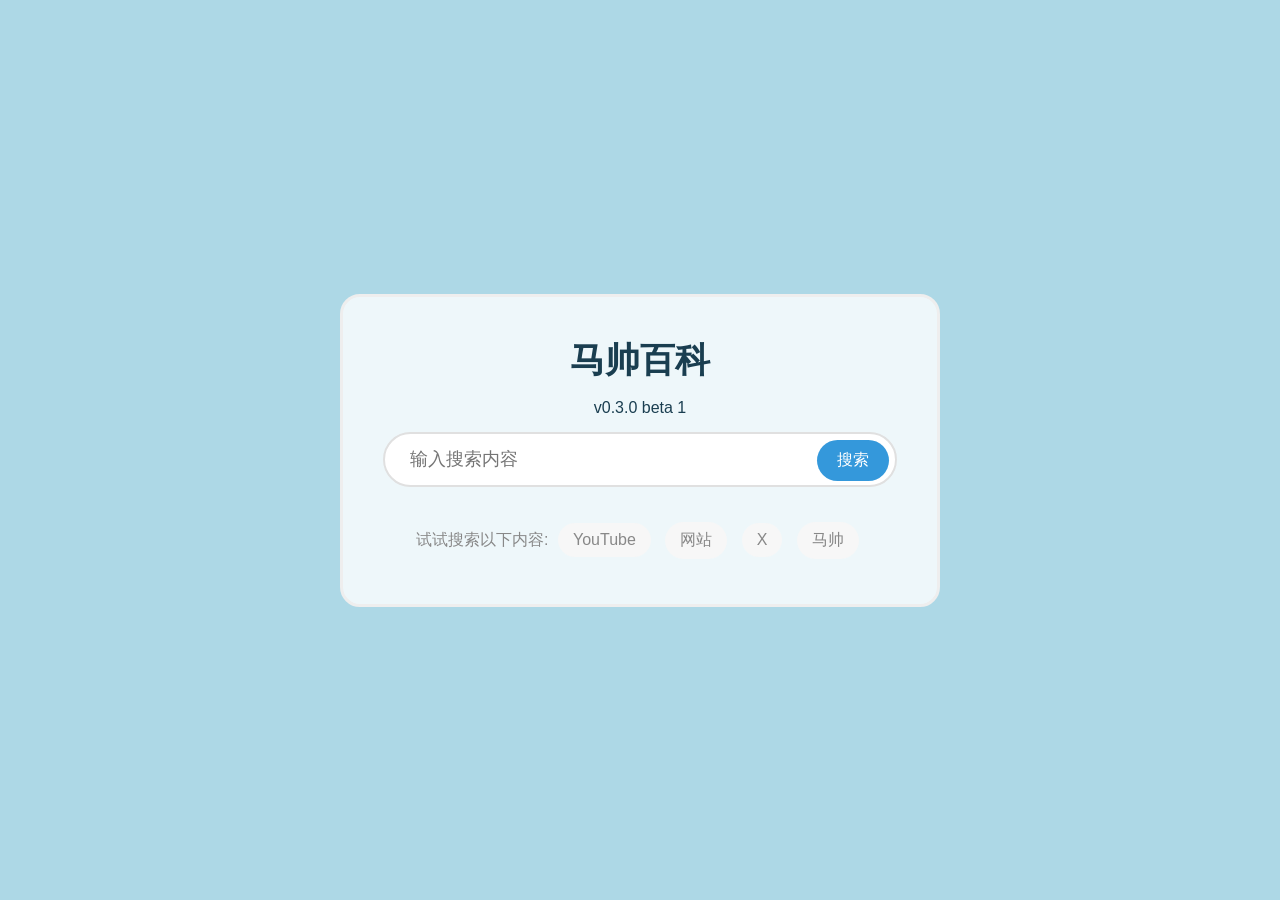
<file: index.html>
<!DOCTYPE html>
<html>
<head>
    <meta charset="utf-8" name="viewport" content="width=device-width, initial-scale=1, maximum-scale=1, user-scalable=no">
    <title>马帅百科主界面</title>
    <link rel="icon" type="image/png" href="msp.png">
    <link rel="stylesheet" type="text/css" href="css/newstyle.css">
</head>
<!--<script>
  window.onload = function (){
    alert("欢迎");
  }
</script>-->
</div>
<body>
    <div class="container">
        <h1 id="th1">马帅百科</h1>
        <p id="vertext">v0.3.0</p>
        <div class="search-container">
            <input type="text" class="search-box" id="searchInput" placeholder="输入搜索内容">
            <input class="search-btn" id="searchButton" type="button" value="搜索">
            <div class="suggestions" id="suggestions">
                <!-- 建议项将通过JavaScript动态添加 -->
            </div>
        </div>
        <div class="examples">
            试试搜索以下内容: 
            <span id="xuan1" class="xuan">YouTube</span>
            <span id="xuan4" class="xuan">网站</span>
            <span id="xuan2" class="xuan">X</span>
            <span id="xuan3" class="xuan">马帅</span>
        </div>
        <div class="results" id="results">
            <!-- 搜索结果将通过JavaScript动态添加 -->
        </div>
    </div>
<script src="js/search/bettersearch_2.js"></script>
<script src="js/script.js"></script>
</body>
</html>
</file>
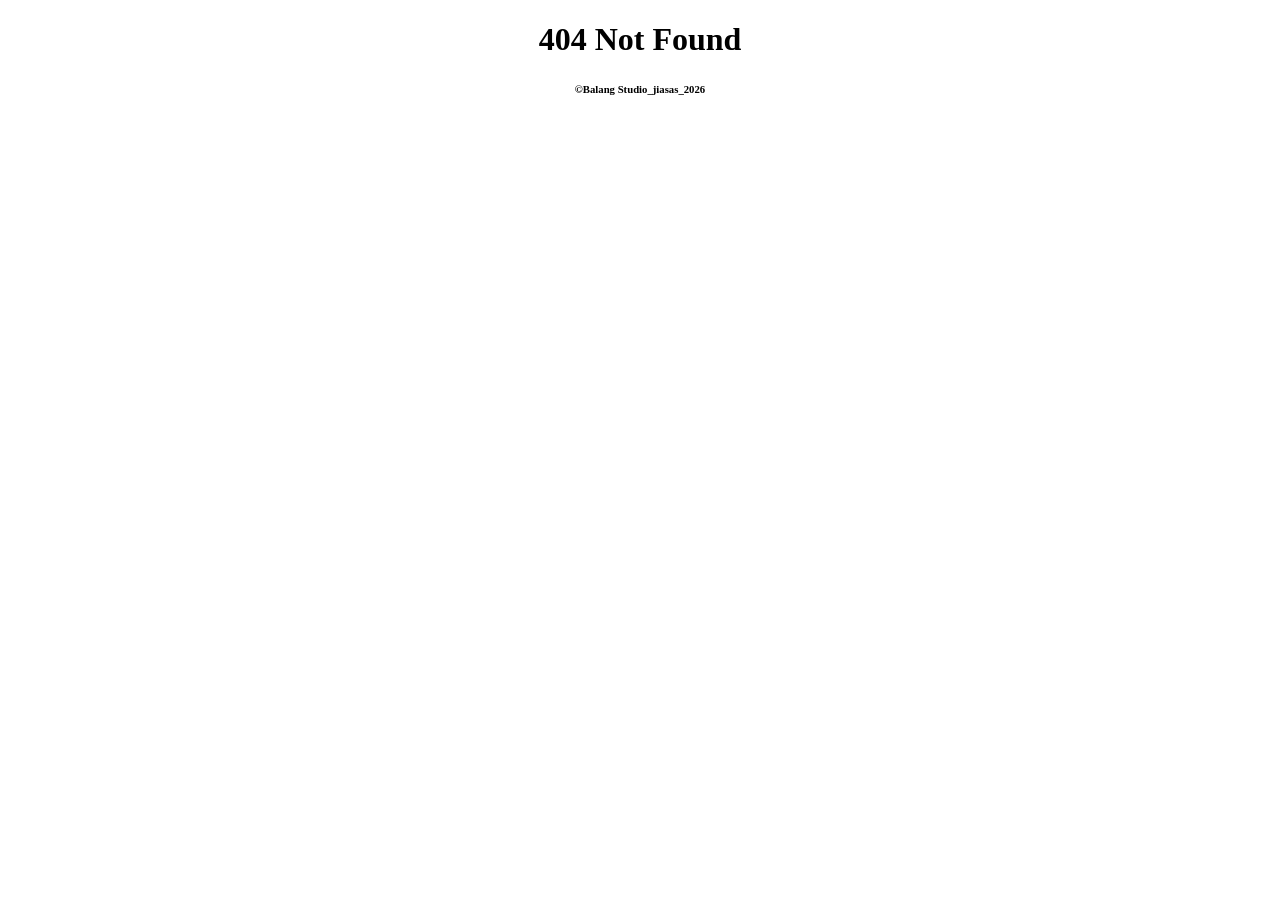
<file: worry.html>
<!DOCTYPE html>
<html>
<head>
    <meta charset="utf-8" name="viewport" content="width=device-width, initial-scale=1, maximum-scale=1, user-scalable=no">
    <title>404</title>
</head>
<body>
    <center>
    <h1>404 Not Found</h1>
    <h6>©️Balang Studio_jiasas_2026</h6>
    </center>
</body>
</html>
</file>
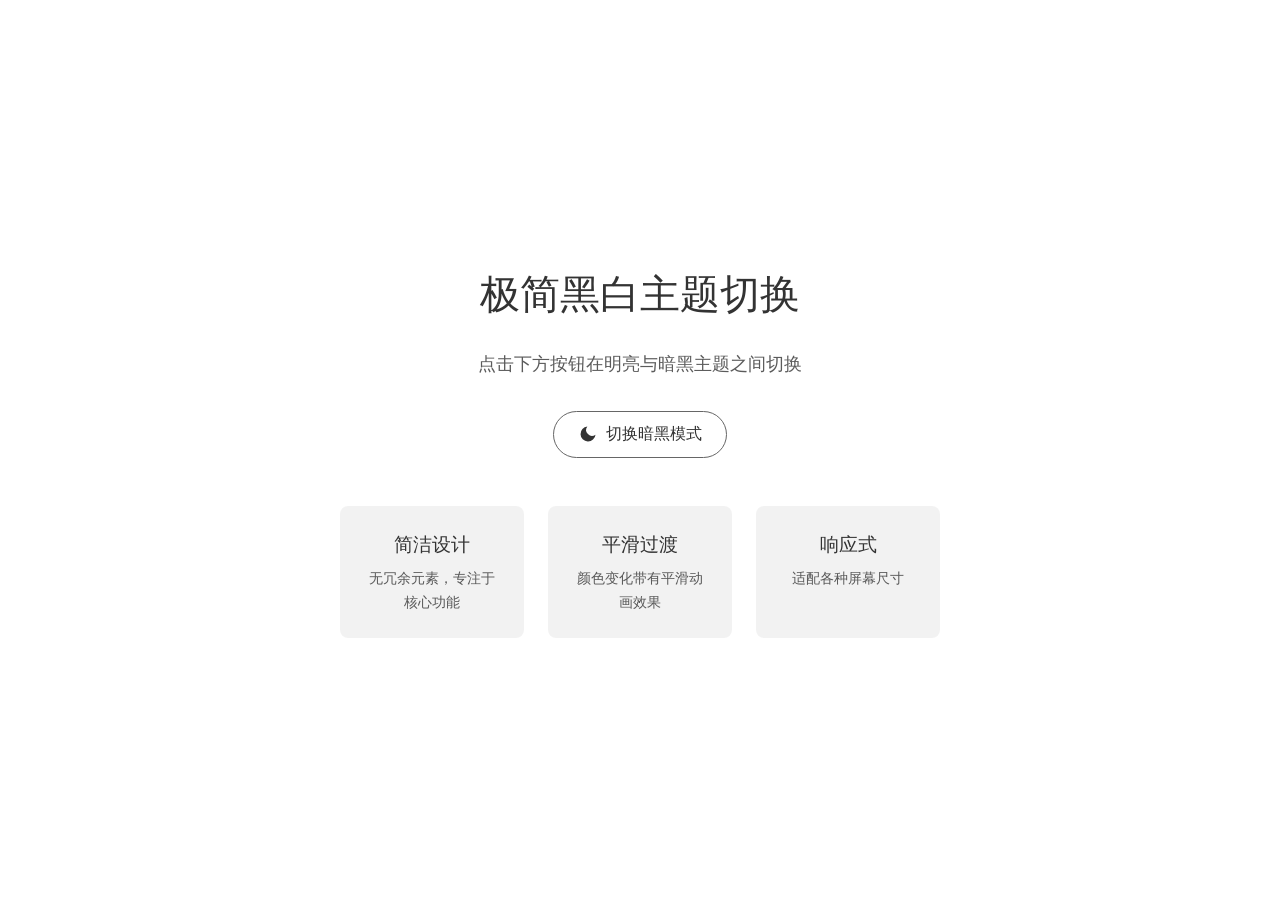
<file: pedia/darktest.html>
<!DOCTYPE html>
<html lang="zh-CN">
<head>
    <meta charset="UTF-8">
    <meta name="viewport" content="width=device-width, initial-scale=1.0">
    <title>极简黑白主题切换</title>
    <!--此页面代码由deepseek生成-->
    <style>
        :root {
            --bg-color: #ffffff;
            --text-color: #333333;
            --accent-color: #666666;
            --transition-time: 0.3s;
        }

        [data-theme="dark"] {
            --bg-color: #1a1a1a;
            --text-color: #f0f0f0;
            --accent-color: #aaaaaa;
        }

        * {
            margin: 0;
            padding: 0;
            box-sizing: border-box;
            transition: background-color var(--transition-time), color var(--transition-time);
        }

        body {
            background-color: var(--bg-color);
            color: var(--text-color);
            font-family: 'Segoe UI', system-ui, sans-serif;
            line-height: 1.6;
            min-height: 100vh;
            display: flex;
            flex-direction: column;
            align-items: center;
            justify-content: center;
            padding: 2rem;
        }

        .container {
            max-width: 600px;
            text-align: center;
        }

        h1 {
            font-size: 2.5rem;
            margin-bottom: 1.5rem;
            font-weight: 300;
        }

        p {
            font-size: 1.1rem;
            margin-bottom: 2rem;
            opacity: 0.8;
        }

        .theme-toggle {
            background: none;
            border: 1px solid var(--accent-color);
            color: var(--text-color);
            padding: 0.75rem 1.5rem;
            border-radius: 50px;
            cursor: pointer;
            display: flex;
            align-items: center;
            gap: 0.5rem;
            font-size: 1rem;
            margin: 0 auto;
        }

        .theme-toggle:hover {
            background-color: var(--accent-color);
            color: var(--bg-color);
        }

        .theme-toggle svg {
            width: 20px;
            height: 20px;
            fill: currentColor;
        }

        .theme-toggle .sun {
            display: none;
        }

        [data-theme="dark"] .theme-toggle .moon {
            display: none;
        }

        [data-theme="dark"] .theme-toggle .sun {
            display: block;
        }

        .features {
            display: flex;
            flex-wrap: wrap;
            justify-content: center;
            gap: 1.5rem;
            margin-top: 3rem;
        }

        .feature {
            flex: 1;
            min-width: 150px;
            padding: 1.5rem;
            border-radius: 8px;
            background-color: rgba(0, 0, 0, 0.05);
        }

        [data-theme="dark"] .feature {
            background-color: rgba(255, 255, 255, 0.05);
        }

        .feature h3 {
            margin-bottom: 0.5rem;
            font-weight: 500;
        }

        .feature p {
            font-size: 0.9rem;
            margin-bottom: 0;
        }
    </style>
</head>
<body>
    <div class="container">
        <h1>极简黑白主题切换</h1>
        <p>点击下方按钮在明亮与暗黑主题之间切换</p>
        
        <button class="theme-toggle" id="themeToggle" aria-label="切换主题">
            <svg class="moon" viewBox="0 0 24 24">
                <path d="M21 12.79A9 9 0 1 1 11.21 3 7 7 0 0 0 21 12.79z"></path>
            </svg>
            <svg class="sun" viewBox="0 0 24 24">
                <circle cx="12" cy="12" r="5"></circle>
                <line x1="12" y1="1" x2="12" y2="3"></line>
                <line x1="12" y1="21" x2="12" y2="23"></line>
                <line x1="4.22" y1="4.22" x2="5.64" y2="5.64"></line>
                <line x1="18.36" y1="18.36" x2="19.78" y2="19.78"></line>
                <line x1="1" y1="12" x2="3" y2="12"></line>
                <line x1="21" y1="12" x2="23" y2="12"></line>
                <line x1="4.22" y1="19.78" x2="5.64" y2="18.36"></line>
                <line x1="18.36" y1="5.64" x2="19.78" y2="4.22"></line>
            </svg>
            <span id="themeText">切换暗黑模式</span>
        </button>
        
        <div class="features">
            <div class="feature">
                <h3>简洁设计</h3>
                <p>无冗余元素，专注于核心功能</p>
            </div>
            <div class="feature">
                <h3>平滑过渡</h3>
                <p>颜色变化带有平滑动画效果</p>
            </div>
            <div class="feature">
                <h3>响应式</h3>
                <p>适配各种屏幕尺寸</p>
            </div>
        </div>
    </div>

    <script>
        const themeToggle = document.getElementById('themeToggle');
        const themeText = document.getElementById('themeText');
        const htmlElement = document.documentElement;
        
        // 检查本地存储中的主题设置
        const currentTheme = localStorage.getItem('theme') || 'light';
        if (currentTheme === 'dark') {
            htmlElement.setAttribute('data-theme', 'dark');
            themeText.textContent = '切换明亮模式';
        }
        
        // 切换主题
        themeToggle.addEventListener('click', () => {
            const currentTheme = htmlElement.getAttribute('data-theme');
            
            if (currentTheme === 'dark') {
                htmlElement.removeAttribute('data-theme');
                localStorage.setItem('theme', 'light');
                themeText.textContent = '切换暗黑模式';
            } else {
                htmlElement.setAttribute('data-theme', 'dark');
                localStorage.setItem('theme', 'dark');
                themeText.textContent = '切换明亮模式';
            }
        });
    </script>
</body>
</html>
</file>
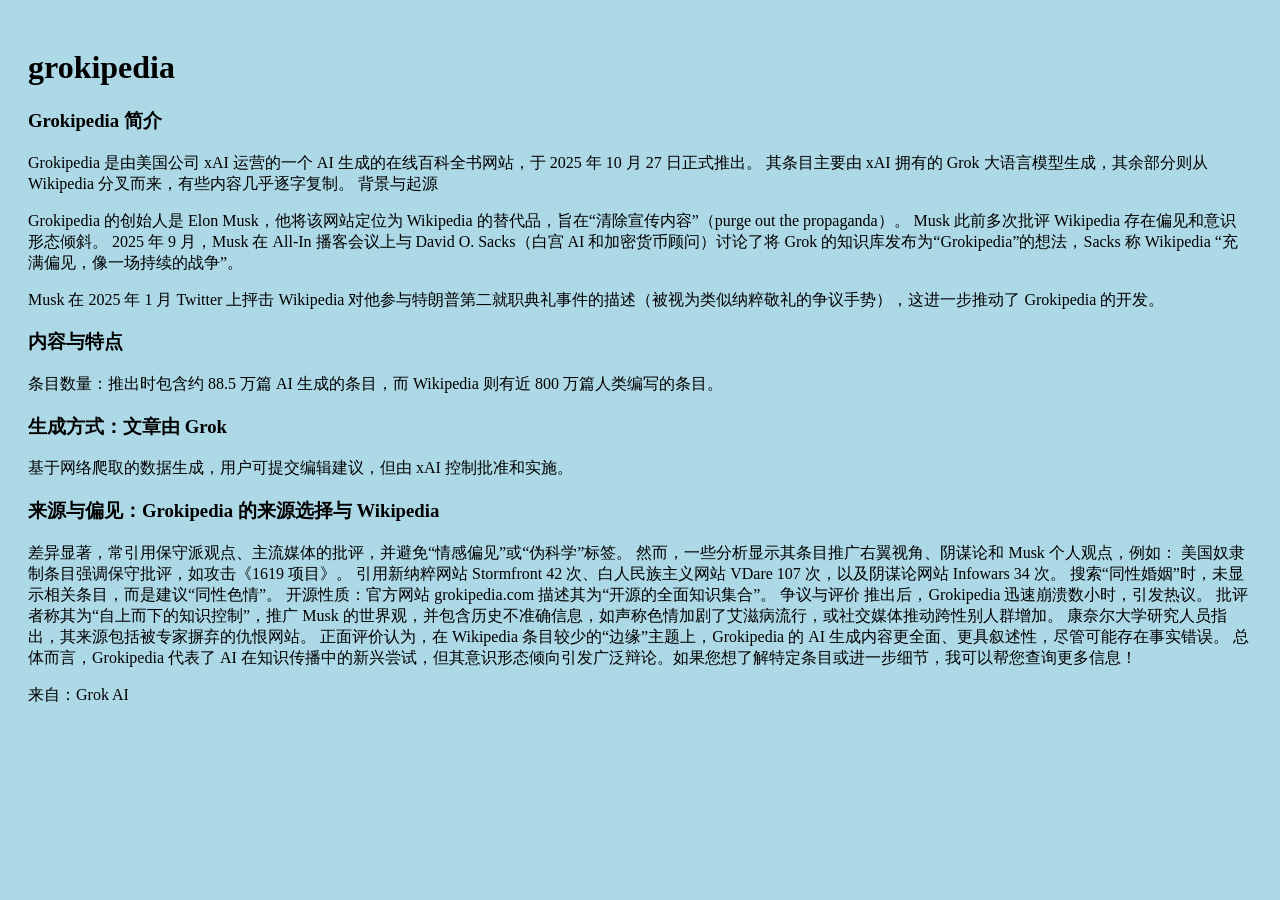
<file: pedia/grokipedia.html>
<!DOCTYPE html>
<html>
<head>
    <meta charset="utf-8" name="viewport" content="width=device-width, initial-scale=1, maximum-scale=1, user-scalable=no">
    <title>grokipedia</title>
    <link rel="stylesheet" type="text/css" href="../css/interface.css">
</head>
<body>
    <h1>grokipedia</h1>    
    <h3>Grokipedia 简介</h3>
<p>Grokipedia 是由美国公司 xAI 运营的一个 AI 生成的在线百科全书网站，于 2025 年 10 月 27 日正式推出。 其条目主要由 xAI 拥有的 Grok 大语言模型生成，其余部分则从 Wikipedia 分叉而来，有些内容几乎逐字复制。
背景与起源</p>
<p>Grokipedia 的创始人是 Elon Musk，他将该网站定位为 Wikipedia 的替代品，旨在“清除宣传内容”（purge out the propaganda）。 Musk 此前多次批评 Wikipedia 存在偏见和意识形态倾斜。 2025 年 9 月，Musk 在 All-In 播客会议上与 David O. Sacks（白宫 AI 和加密货币顾问）讨论了将 Grok 的知识库发布为“Grokipedia”的想法，Sacks 称 Wikipedia “充满偏见，像一场持续的战争”。</p>
<p>Musk 在 2025 年 1 月 Twitter 上抨击 Wikipedia 对他参与特朗普第二就职典礼事件的描述（被视为类似纳粹敬礼的争议手势），这进一步推动了 Grokipedia 的开发。</p>
<h3>内容与特点</h3>
<p>条目数量：推出时包含约 88.5 万篇 AI 生成的条目，而 Wikipedia 则有近 800 万篇人类编写的条目。</p>
<h3>生成方式：文章由 Grok </h3>
<p>基于网络爬取的数据生成，用户可提交编辑建议，但由 xAI 控制批准和实施。</p>
<h3>来源与偏见：Grokipedia 的来源选择与 Wikipedia</h3> 
<p>差异显著，常引用保守派观点、主流媒体的批评，并避免“情感偏见”或“伪科学”标签。 然而，一些分析显示其条目推广右翼视角、阴谋论和 Musk 个人观点，例如：
美国奴隶制条目强调保守批评，如攻击《1619 项目》。
引用新纳粹网站 Stormfront 42 次、白人民族主义网站 VDare 107 次，以及阴谋论网站 Infowars 34 次。
搜索“同性婚姻”时，未显示相关条目，而是建议“同性色情”。
开源性质：官方网站 grokipedia.com 描述其为“开源的全面知识集合”。
争议与评价
推出后，Grokipedia 迅速崩溃数小时，引发热议。 批评者称其为“自上而下的知识控制”，推广 Musk 的世界观，并包含历史不准确信息，如声称色情加剧了艾滋病流行，或社交媒体推动跨性别人群增加。 康奈尔大学研究人员指出，其来源包括被专家摒弃的仇恨网站。
正面评价认为，在 Wikipedia 条目较少的“边缘”主题上，Grokipedia 的 AI 生成内容更全面、更具叙述性，尽管可能存在事实错误。
总体而言，Grokipedia 代表了 AI 在知识传播中的新兴尝试，但其意识形态倾向引发广泛辩论。如果您想了解特定条目或进一步细节，我可以帮您查询更多信息！</p>
<p>来自：Grok AI</p>
</body>
</html>
</file>
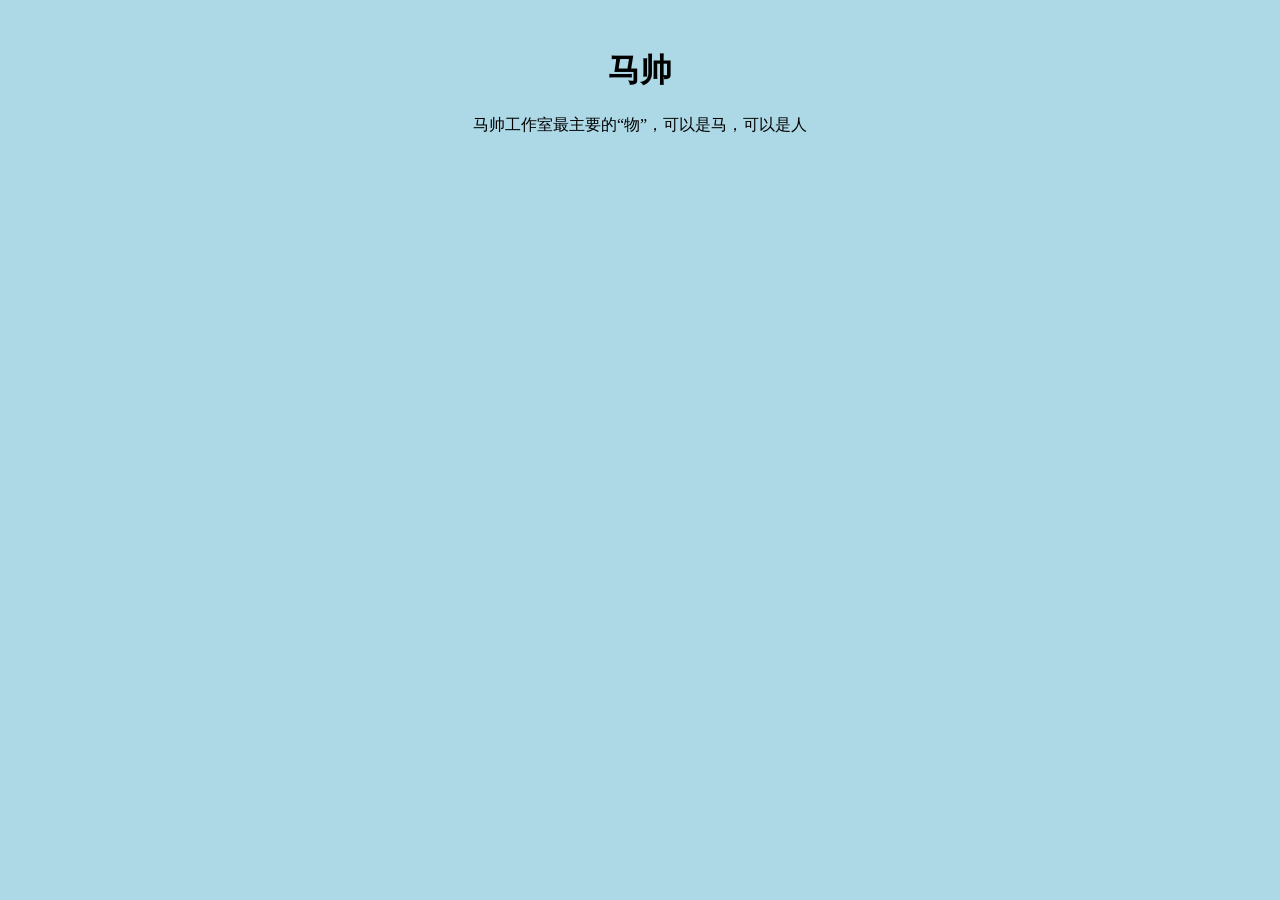
<file: pedia/MS.html>
<!DOCTYPE html>
<html>
<head>
    <meta charset="utf-8" name="viewport" content="width=device-width, initial-scale=1, maximum-scale=1, user-scalable=no">
    <title>马帅</title>
    <link rel="stylesheet" type="text/css" href="../css/interface.css">
</head>
<body>
    <center>
    <h1>马帅</h1>    
    <p>马帅工作室最主要的“物”，可以是马，可以是人</p>
    </center>
</body>
</html>
</file>
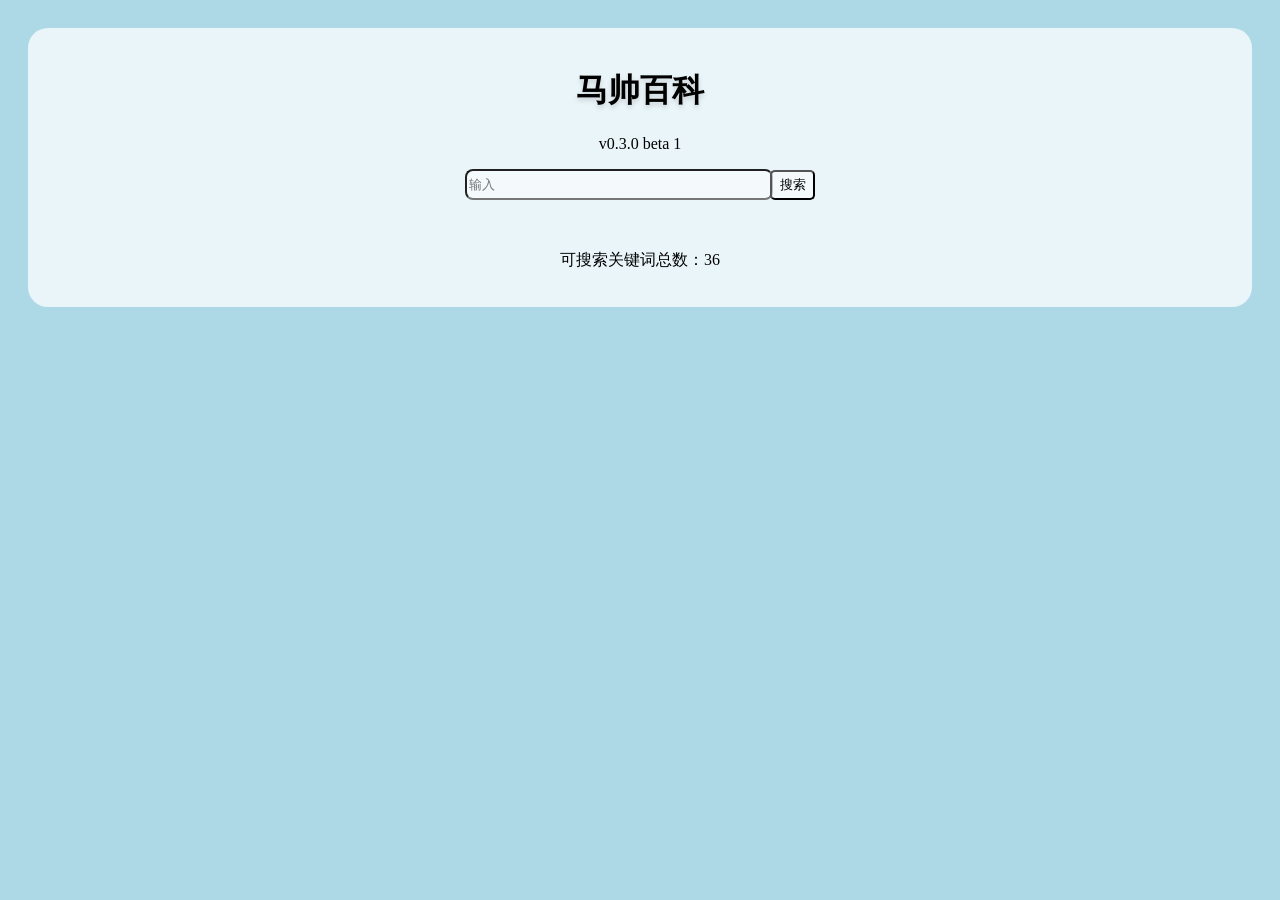
<file: pedia/searchv2test.html>
<!DOCTYPE html>
<html>
<head>
    <meta charset="utf-8" name="viewport" content="width=device-width, initial-scale=1, maximum-scale=1, user-scalable=no">
    <title>MaShuai Pedia</title>
    <link rel="stylesheet" type="text/css" href="../css/style.css">
    <link rel="stylesheet" type="text/css" href="../css/interface.css">
</head>
<body>
    <div id="topmenu">
    <h1 id="webt">马帅百科</h1>
    <p id="vertext"></p>
    <!--主体内容-->
    <input id="find" type="text" placeholder="输入" value="">
    <input id="ok" type="button" value="搜索" onclick="ok()">
    <p id="searchcount">可搜索关键词总数：<span id="count"></span></p>
    </div>
</body>
<!--全部脚本-->
<script src="../js/script.js"></script>
<script src="../js/search/search_1.js"></script>
</html>
</file>
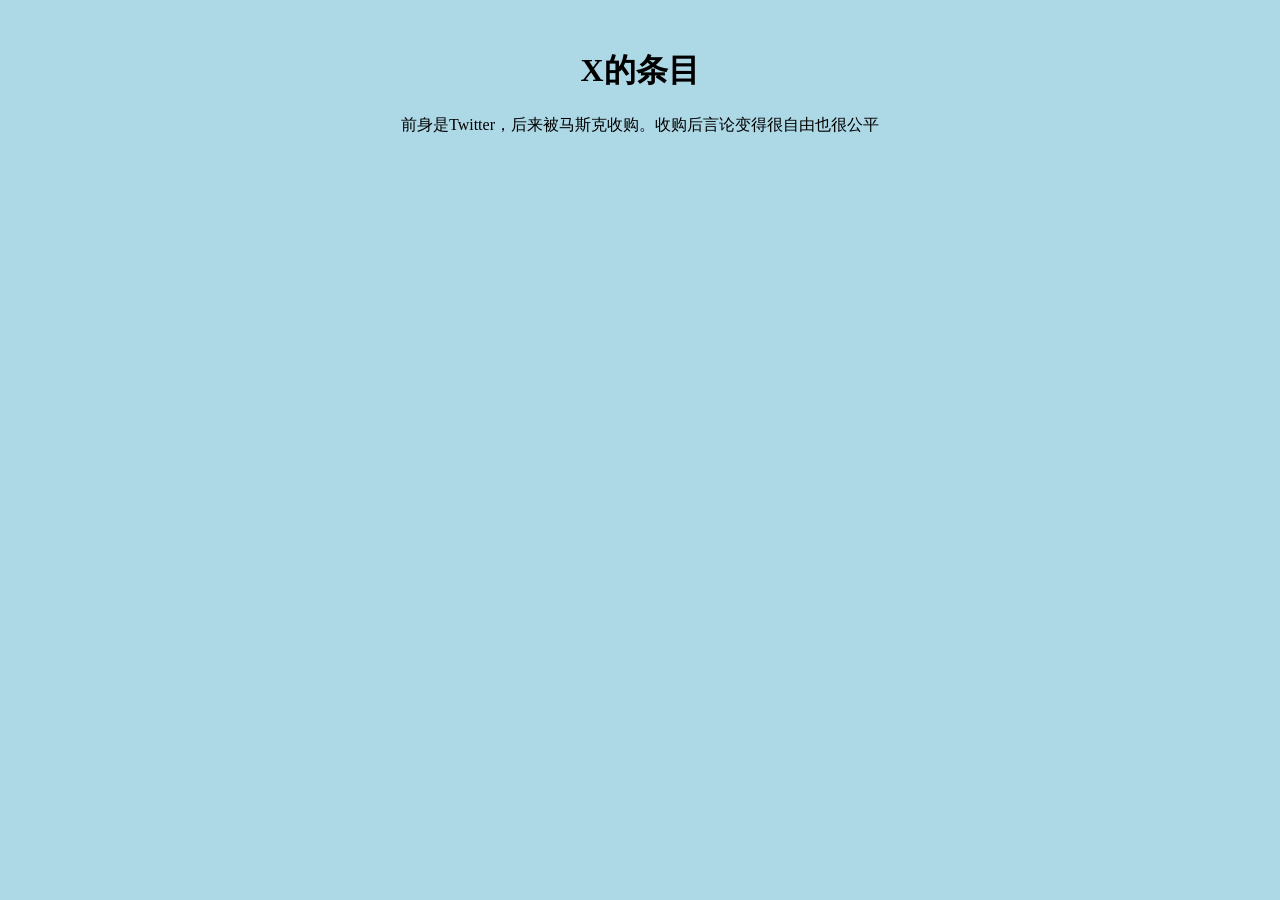
<file: pedia/X.html>
<!DOCTYPE html>
<html>
<head>
    <meta charset="utf-8" name="viewport" content="width=device-width, initial-scale=1, maximum-scale=1, user-scalable=no">
    <title>X</title>
    <link rel="stylesheet" type="text/css" href="../css/interface.css">
</head>
<body>
    <center>
    <h1>X的条目</h1>    
    <p>前身是Twitter，后来被马斯克收购。收购后言论变得很自由也很公平</p>
    </center>
</body>
</html>
</file>
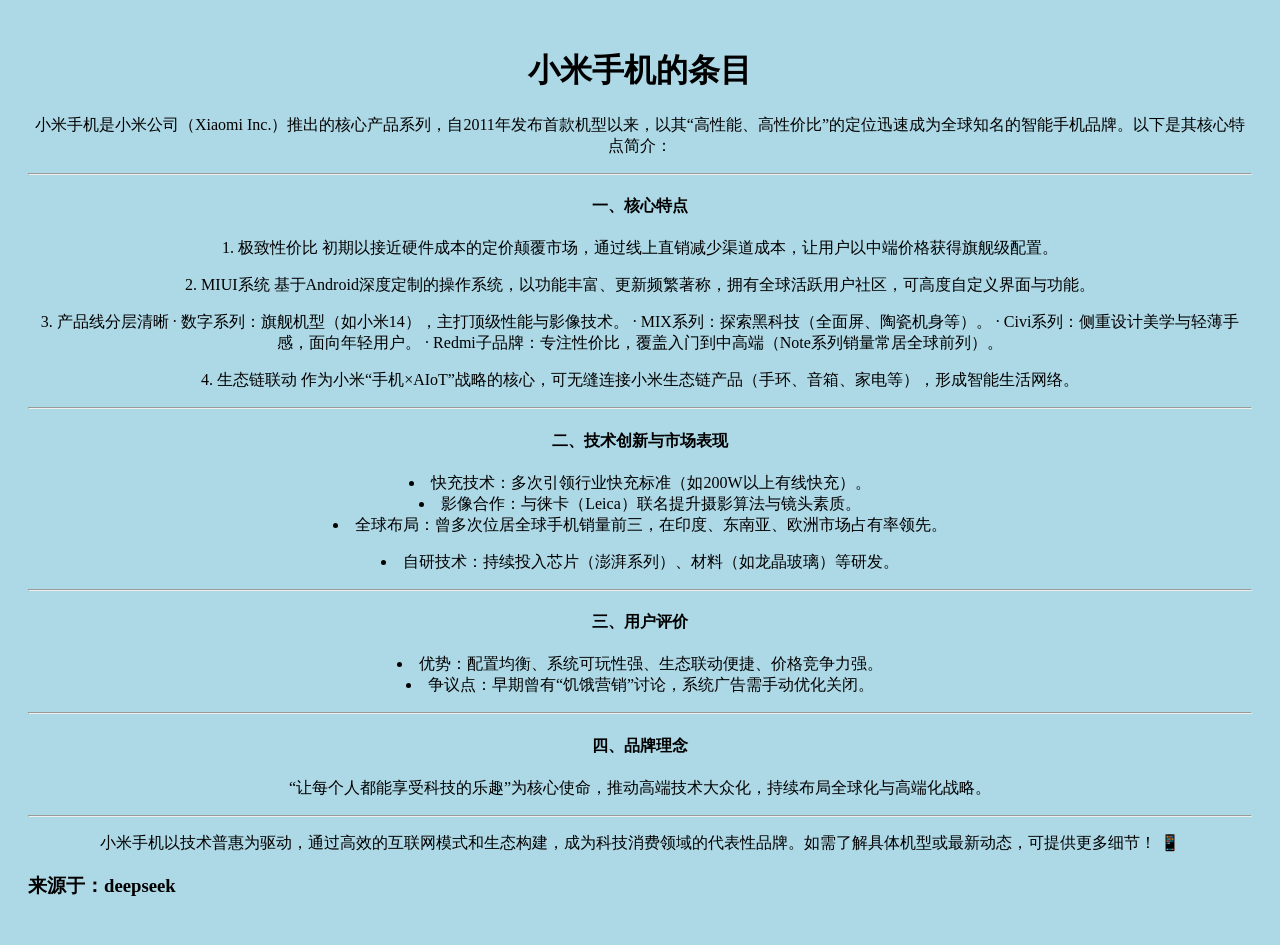
<file: pedia/xiaomi.html>
<!DOCTYPE html>
<html>
<head>
    <meta charset="utf-8" name="viewport" content="width=device-width, initial-scale=1, maximum-scale=1, user-scalable=no">
    <title>X</title>
    <link rel="stylesheet" type="text/css" href="../css/interface.css">
</head>
<body>
    <center>
    <h1>小米手机的条目</h1>    
    <p>小米手机是小米公司（Xiaomi Inc.）推出的核心产品系列，自2011年发布首款机型以来，以其“高性能、高性价比”的定位迅速成为全球知名的智能手机品牌。以下是其核心特点简介：</p>
<hr/>
<p><h4>一、核心特点</h4>
1. 极致性价比
      初期以接近硬件成本的定价颠覆市场，通过线上直销减少渠道成本，让用户以中端价格获得旗舰级配置。</p>
<p>2. MIUI系统
      基于Android深度定制的操作系统，以功能丰富、更新频繁著称，拥有全球活跃用户社区，可高度自定义界面与功能。</p>
<p>3. 产品线分层清晰
   · 数字系列：旗舰机型（如小米14），主打顶级性能与影像技术。
   · MIX系列：探索黑科技（全面屏、陶瓷机身等）。
   · Civi系列：侧重设计美学与轻薄手感，面向年轻用户。
   · Redmi子品牌：专注性价比，覆盖入门到中高端（Note系列销量常居全球前列）。</p>
<p>4. 生态链联动
      作为小米“手机×AIoT”战略的核心，可无缝连接小米生态链产品（手环、音箱、家电等），形成智能生活网络。</p>
<hr/>
<p><h4>二、技术创新与市场表现</h4>

<li>快充技术：多次引领行业快充标准（如200W以上有线快充）。</li>
<li>影像合作：与徕卡（Leica）联名提升摄影算法与镜头素质。</li>
<li>全球布局：曾多次位居全球手机销量前三，在印度、东南亚、欧洲市场占有率领先。</p>
<li>自研技术：持续投入芯片（澎湃系列）、材料（如龙晶玻璃）等研发。</li></p>
<hr/>
<p><h4>三、用户评价</h4>
<li>优势：配置均衡、系统可玩性强、生态联动便捷、价格竞争力强。</li>
<li>争议点：早期曾有“饥饿营销”讨论，系统广告需手动优化关闭。</li></p>
<hr/>
<p><h4>四、品牌理念</h4>
“让每个人都能享受科技的乐趣”为核心使命，推动高端技术大众化，持续布局全球化与高端化战略。</p>
<hr/>
<p></p>小米手机以技术普惠为驱动，通过高效的互联网模式和生态构建，成为科技消费领域的代表性品牌。如需了解具体机型或最新动态，可提供更多细节！ 📱</p>
    </center>
<h3>来源于：deepseek</h3>
</body>
</html>
</file>
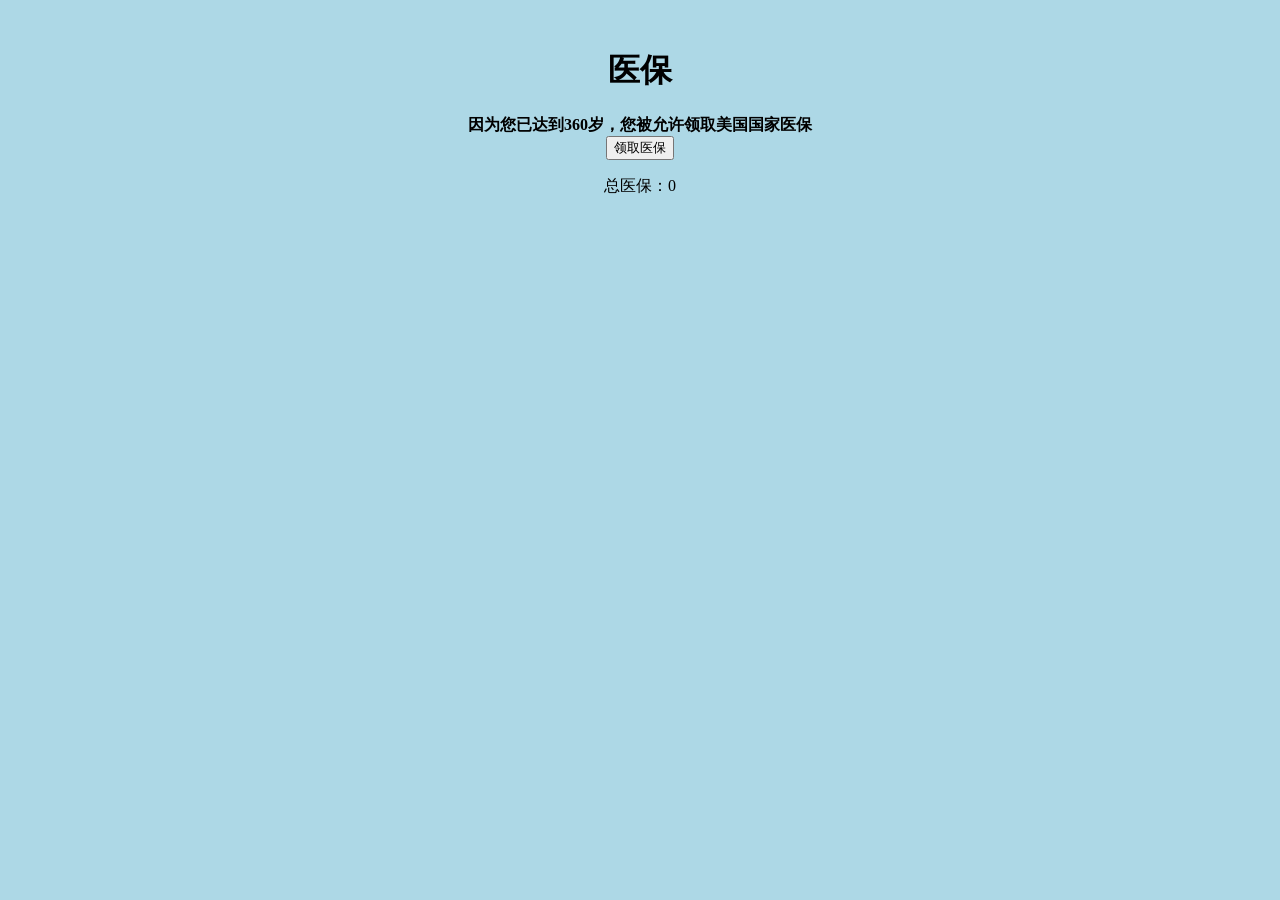
<file: pedia/yibaoM.html>
<!DOCTYPE html>
<html>
<head>
    <meta charset="utf-8" name="viewport" content="width=device-width, initial-scale=1, maximum-scale=1, user-scalable=no">
    <title>医保领取页面</title>
    <script src="../js/yb.js"></script>
    <link rel="stylesheet" type="text/css" href="../css/interface.css">
</head>
<body>
    <center>
    <h1>医保</h1>    
    <b>因为您已达到360岁，您被允许领取美国国家医保</b><br>
    <button onclick="addyb();">领取医保</button>
    <p>总医保：<span id="ybValue">0</span></p>
    </center>
</body>
</html>
</file>
<file: css/newstyle.css>
/*about 75% made by deepseek */
        * {
            margin: 0;
            padding: 0;
            box-sizing: border-box;
            font-family: 'Segoe UI', 'Microsoft YaHei', sans-serif;
        }
        
        body {
            background-color: lightblue;
            min-height: 100vh;
            display: flex;
            justify-content: center;
            align-items: center;
            padding: 20px;
            animation: fallIn 0.5s ease-out;
            user-select: none;
        }
        
        .container {
            width: 100%;
            max-width: 600px;
            background-color: rgba(255, 255, 255, 0.8);
            border-radius: 20px;
            box-shadow: 0 0px 0px rgba(0, 0, 0, 0);
            padding: 40px;
            text-align: center;
            border: 3px solid #eee;
        }
        
        #checkbtn{
          width: 30px;
          height: 30px;
        }
        
        #th1 {
            color: #1a3e50;
            margin-bottom: 25px;
            font-weight: 600;
            font-size: 35px;
        }
        #vertext {
          color: #1a3e50;
          margin: 15px 5px;
          margin-top: -10px;
        }
        
        .search-container {
            position: relative;
            margin-bottom: 20px;
        }
        
        .search-box {
            width: 100%;
            padding: 15px 25px;
            font-size: 18px;
            border: 2px solid #e0e0e0;
            border-radius: 50px;
            outline: none;
            transition: all 0.3s ease;
            background-color: #fff;
        }
        
        .search-box:focus {
            border-color: #3498db;
            box-shadow: 0 0 0 3px rgba(52, 152, 219, 0);
        }
        
        .search-btn {
            position: absolute;
            right: 8px;
            top: 8px;
            background: #3498db;
            color: white;
            border: none;
            padding: 10px 20px;
            border-radius: 50px;
            cursor: pointer;
            font-size: 16px;
            box-shadow: 0 0px 20px rgba(52,152,219,0);
        }
        
        .suggestions {
            position: absolute;
            top: 100%;
            left: 0;
            right: 0;
            background: white;
            border-radius: 15px;
            box-shadow: 0 10px 25px rgba(0, 0, 0, 0);
            max-height: 300px;
            overflow-y: auto;
            z-index: 100;
            display: none;
            margin-top: 5px;
        }
        
        .suggestion-item {
            padding: 15px 25px;
            text-align: left;
            cursor: pointer;
            border-bottom: 1px solid #f0f0f0;
            transition: all 0.2s ease;
            display: flex;
            align-items: center;
        }
        
        .suggestion-item:last-child {
            border-bottom: none;
        }
        
        .suggestion-item:hover, .suggestion-item.active {
            background-color: #f8f9fa;
        }
        
        .suggestion-icon {
            margin-right: 15px;
            font-size: 20px;
            color: #3498db;
        }
        
        .suggestion-text {
            flex: 1;
        }
        
        .suggestion-category {
            color: #6f8e8d;
            font-size: 14px;
        }
        
        .examples {
            margin-top: 30px;
            color: #888888;
            font-size: 16px;
        }
        
        .examples span {
            display: inline-block;
            background: #f7f7f7;
            padding: 8px 15px;
            margin: 5px;
            border-radius: 20px;
            cursor: pointer;
            transition: all 0.2s ease;
            box-shadow: 0 0px 15px rgba(2,2,2,0);
        }
        
        .examples span:hover {
            background: #3498cb;
            color: white;
        }
        
        .results {
            margin-top: 30px;
            text-align: left;
            display: none;
        }
        
        .result-item {
            background: white;
            padding: 20px;
            border-radius: 10px;
            box-shadow: 0 5px 15px rgba(0, 0, 0, 0);
            margin-bottom: 15px;
            transition: all 0.3s ease;
        }
        
        .result-item:hover {
            transform: translateY(-5px);
            box-shadow: 0 8px 20px rgba(0, 0, 0, 0);
        }
        
        .result-title {
            font-size: 18px;
            font-weight: 600;
            color: #2c3e50;
            margin-bottom: 10px;
        }
        
        .result-desc {
            color: #7f8c8d;
            line-height: 1.5;
        }
        
        @media (max-width: 600px) {
            .container {
                padding: 25px;
            }
            
            h1 {
                font-size: 1.8rem;
            }
            
            .search-box {
                padding: 15px 20px;
                font-size: 16px;
            }
            
            .search-btn {
                padding: 8px 16px;
                font-size: 14px;
            }
        }
            /*动画*/
            @keyframes fallIn{
              from{opacity: 0;transform:translateY(-20px);}
              to{opacity: 1;transform: translateY(0);
            }
</file>
<file: css/interface.css>
body{
  background-color: lightblue;
  user-select: none;
}
/*屏幕适应*/
body {
            background-color: lightblue;
            min-height: 90vh;
            
            justify-content: center;
            align-items: center;
            padding: 20px;
        }
        
        @media (max-width: 600px) {
            .container {
                padding: 25px;
            }
            
            h1 {
                font-size: 1.8rem;
            }
            
            .search-box {
                padding: 15px 20px;
                font-size: 16px;
            }
            
            .search-btn {
                padding: 8px 16px;
                font-size: 14px;
            }
        }
</file>
<file: css/style.css>
/* 夜晚页面代码，未启用
body{
    background-color:#000000
}
h1{
    color:#ffffff
}
p{
    color:#ffffff
}
 */
#topmenu{
  
    background-color: rgba(255, 255, 255, 0.75);
    border-radius: 20px;
    box-shadow: 0 10px 20px rgba(0, 0, 0, 0);
    padding: 20px;
    text-align: center;
}
#find{
   border-radius: 8px; 
   width: 300px;
   height: 25px;
   background-color: rgba(255,255,255,0.5);
}
#ok{
    border-radius: 5px;
    width: 45px;
    height: 30px;
    margin-left: -7px;
   background-color: rgba(255,255,255,0.5); 
}
#webt{
  text-shadow: 0 3px 5px rgba(0,0,0,0.15);
}
#searchcount{
  margin-top:50px;
}
.box{
  
}
</file>
